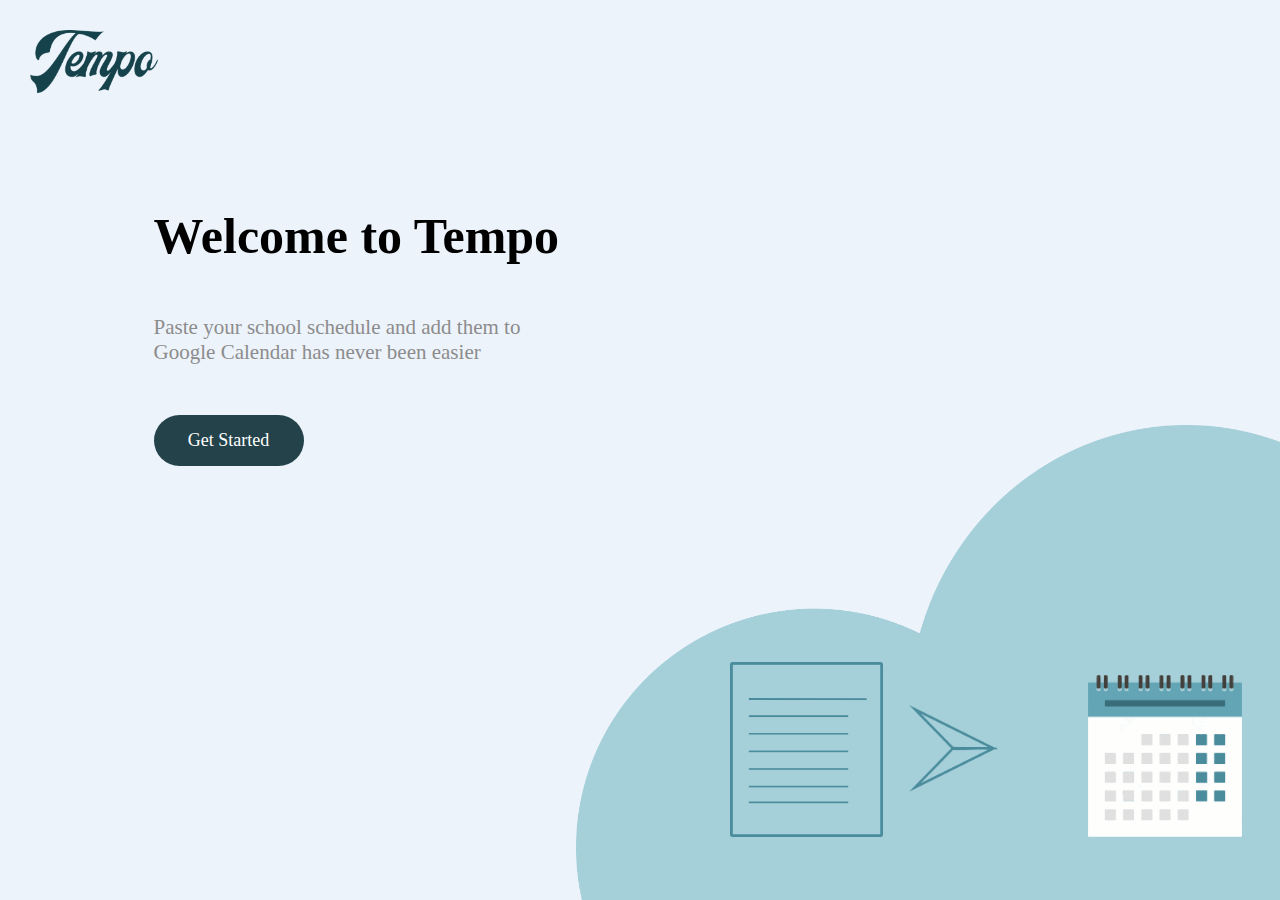
<file: index.html>
<!DOCTYPE html>
<html lang="en" dir="ltr">
  <head>
    <meta charset="utf-8">
    <link rel="stylesheet" href="assets/style/style.css">
    <title>tempo</title>
  </head>
  <body>
    <div>
      <img class="logo"src="assets/img/logo.png" alt="">
    </div>
    <div class="words">
      <h1>Welcome to Tempo</h1>
      <div class="small_text">
        <p>Paste your school schedule and add them to <br>
  Google Calendar has never been easier</p>
      </div>
      <div class="GS buttons">
        <p class="button_word">Get Started</p>
      </div>
    </div>
    <div class="index images">
      <img class="index blob" src="assets/img/blob_crop.png" alt="">
      <img class="index text" src="assets/img/text.png" alt="">
      <img class="index arrow" src="assets/img/arrow.png" alt="">
      <img class="index calendar" src="assets/img/calendar.png" alt="">
    </div>
  </body>
</html>
</file>
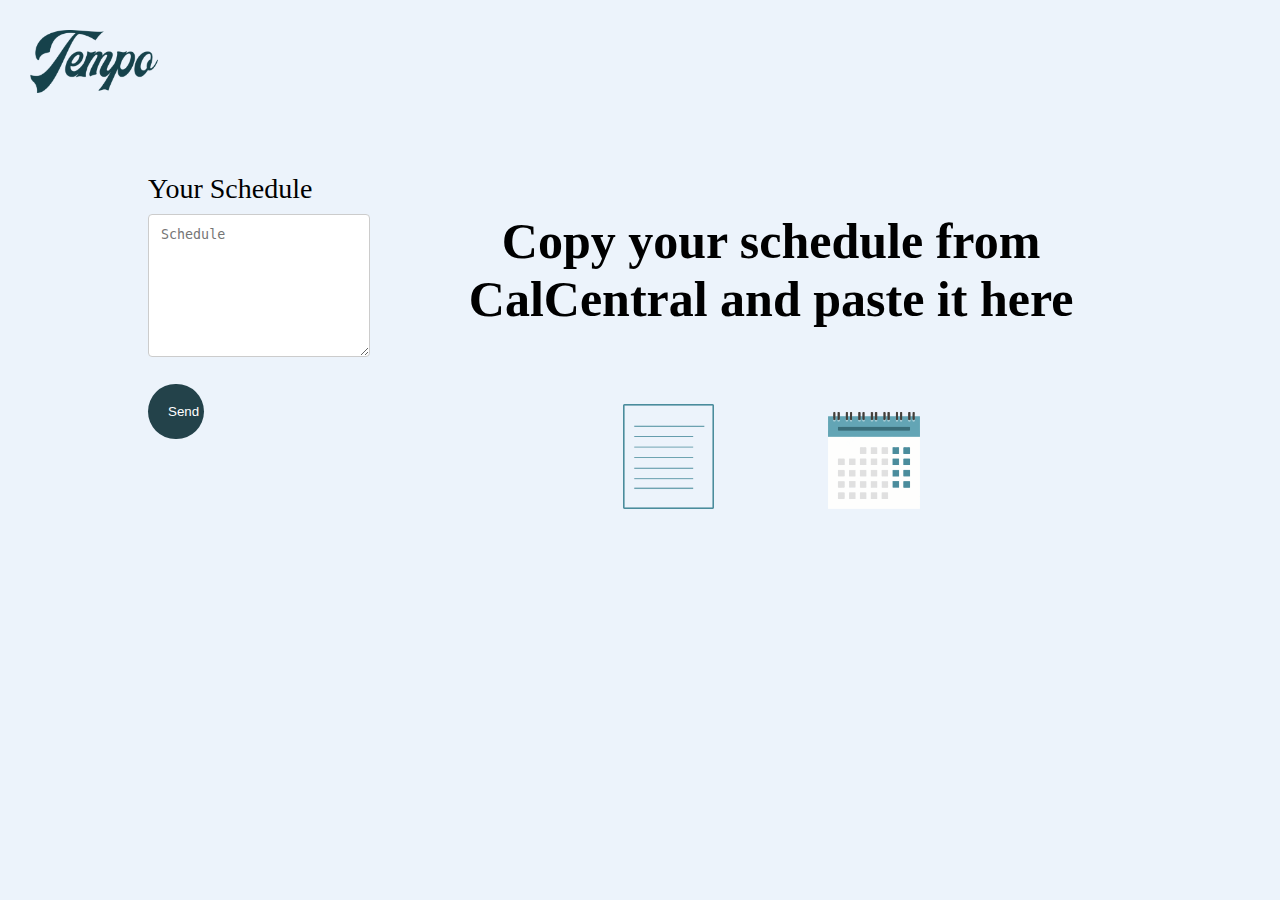
<file: central.html>
<!DOCTYPE html>
<html lang="en" dir="ltr">
  <head>
    <meta charset="utf-8">
    <link rel="stylesheet" href="assets/style/style.css">
    <title>tempo</title>
  </head>
  <body>
    <div>
      <img class="logo"src="assets/img/logo.png" alt="">
    </div>
  <div class="contrainer">
    <div class="enter_text">
      <form action="action_page.php">
        <label class="schedule_text" for="subject">Your Schedule</label>
        <textarea id="subject" name="subject" placeholder="Schedule" ></textarea>
           <input type="submit" value="Send">
      </form>
    </div>
    <div class="central_rest">
    <div class="central words">
      <h2>Copy your schedule from CalCentral and paste it here</h2>
    </div>
    <div class="central images">
      <img class="central text" src="assets/img/text.png" alt="">
      <img class="central calendar" src="assets/img/calendar.png" alt="">
    </div>
    </div>
  </div>
  </body>
</html>
</file>
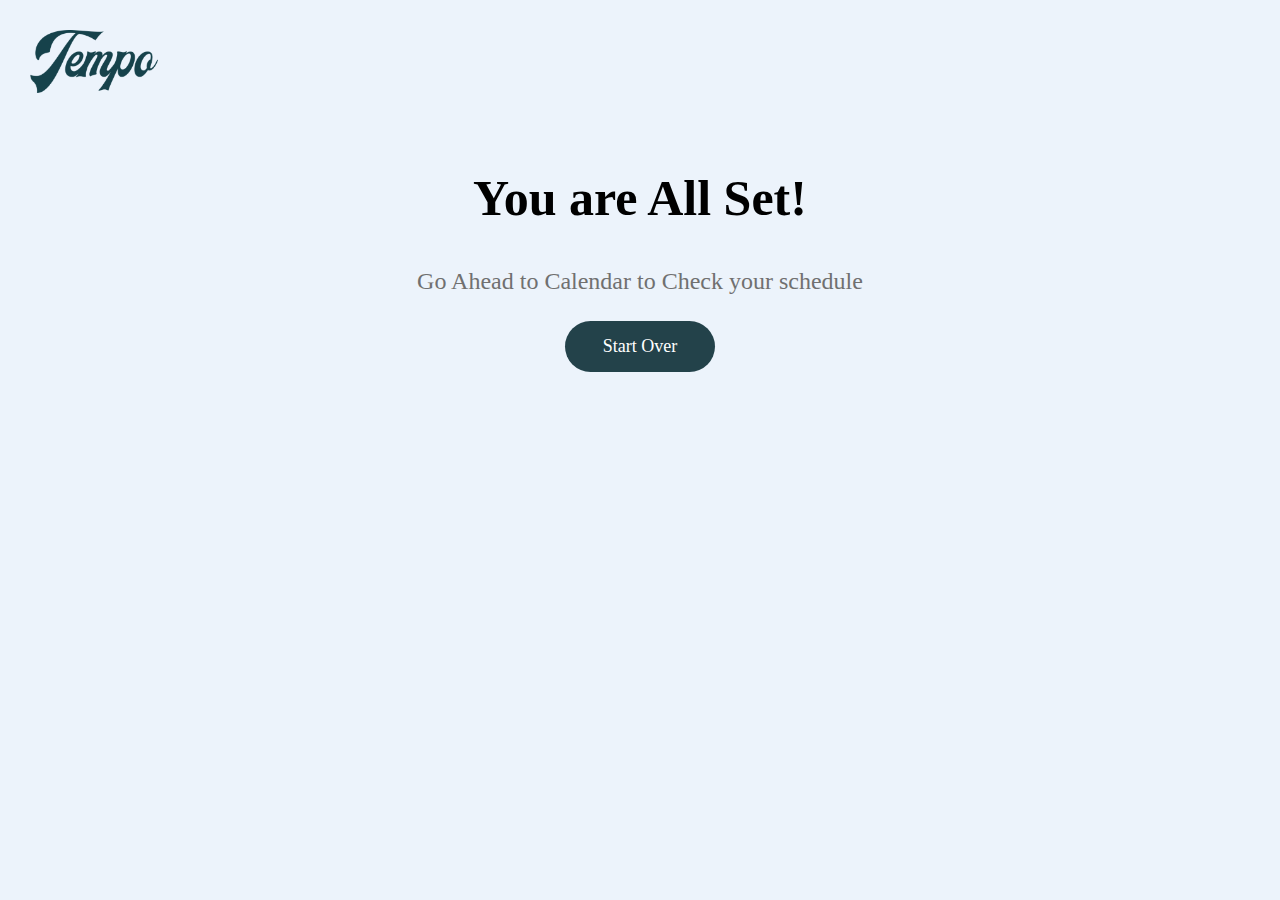
<file: final.html>
<!DOCTYPE html>
<html lang="en" dir="ltr">
<head>
  <meta charset="utf-8">
  <link rel="stylesheet" href="assets/style/style.css">
  <title>tempo</title>
</head>
  <body>
    <div>
      <img class="logo"src="assets/img/logo.png" alt="">
    </div>
    <div class="all_set">
      <h2>You are All Set!</h2>
      <div class="CCS">
        <p>Go Ahead to Calendar to Check your schedule</p>
      </div>
      <div class="Final buttons">
        <p class="button_word">Start Over</p>
      </div>
    </div>
  </body>
</html>
</file>
<file: assets/style/style.css>
body{
  background-color: #ECF3FB;
  font-family: Josefin Sans;
  padding: 0px;
  margin: 0px;
}
.logo{
  width: 10%;
  margin: 30px;
}

.words{
  margin-top: 80px;
}
h1{
  position: relative;
  margin-left: 12%;
  font-size: 50px;
}
.small_text{
  margin-left: 12%;
  font-size: 21px;
  font-weight: lighter;
  color: #8c8c8c;
  margin-top: 50px;
}
.buttons{
  margin-left: 12%;
  display: flex;
  background-color: #23424A;
  width: 150px;
  border-radius: 220px;
}
.button_word{
  margin: auto;
  font-size: 18px;
  padding-top: 15px;
  padding-bottom: 15px;
  color: #FFFFFF;
}
.GS.buttons{
  margin-top: 50px;
}

.calendar{
  width: 12%;
}
.text{
  width: 12%;
}

.index.blob{
  position: absolute;
  bottom: 0px;
  right: 0px;
  width: 55%;
  /* overflow: hidden; */
  /* z-index: -10; */
}
.index.arrow{
  width: 7%;
  position: absolute;
  right: 22%;
  bottom: 12%;
  animation-name: arrow_move;
  animation-duration: 3s;
  animation-delay: 0.5s;
  animation-fill-mode: forwards;
  animation-iteration-count: infinite;
  z-index: 100;
  /* transition-timing-function:  cubic-bezier(0.895, 0.03, 0.685, 0.22); */
  /* transform 0.6s */
}
@keyframes arrow_move {
  /* transition-timing-function:  cubic-bezier(0.895, 0.03); */
  0%{
    opacity: 0;
  }
  20%{
    opacity: 0;
  }
  50%{
    transform: translateX(90px);
  }
  55%{
    opacity: 1;
    transform: translateX(90px);
  }
  100%{
    opacity: 0;
    transform: translateX(190px);
  }
}
.index.calendar{
  position: absolute;
  right: 3%;
  bottom: 7%;
}
.index.text{
  position: absolute;
  right: 31%;
  bottom: 7%;
}
/* .index.images{

} */


.contrainer{
  width: 80%;
  margin: auto;
  display: flex;
  flex-direction: row;
  margin-top: 2%;
}
.central.images{
  display: flex;
  flex-direction: row;
  justify-content: center;
  width: 100%;
  margin-top: 10%;
}

input[type=text], select, textarea {
 width: 100%; /* Full width */
 padding: 12px; /* Some padding */
 border: 1px solid #ccc; /* Gray border */
 border-radius: 4px; /* Rounded borders */
 box-sizing: border-box; /* Make sure that padding and width stays in place */
 margin-top: 6px; /* Add a top margin */

 resize: vertical /* Allow the user to vertically resize the textarea (not horizontally) */
}
.schedule_text{
  font-size: 175%;
}
textarea{
  padding-bottom: 45%;
  margin-top: 4%;
  margin-bottom: 10%; /* Bottom margin */
}
input[type=submit] {
 background-color: #23424A;
 color: white;
 padding: 20px 20px;
 border: none;
 border-radius:  220px;;
 cursor: pointer;
 width: 25%;
}
.enter_text {
 border-radius: 5px;
 padding: 20px;
 width: 35%;
}
.central_rest{
  margin: auto;
  margin-top: -2%;
}
.central.words{
  text-align: center;
}
.central.text{
  margin-right: 15%
}


.all_set{
  margin: auto;
  text-align: center;
}
h2{
  font-size: 50px;
}
.CCS{
  font-size: 24px;
  color: #707070;
  margin-top: 2%
}
.Final.buttons{
  margin: auto;
  margin-top: 2%;
}
</file>
